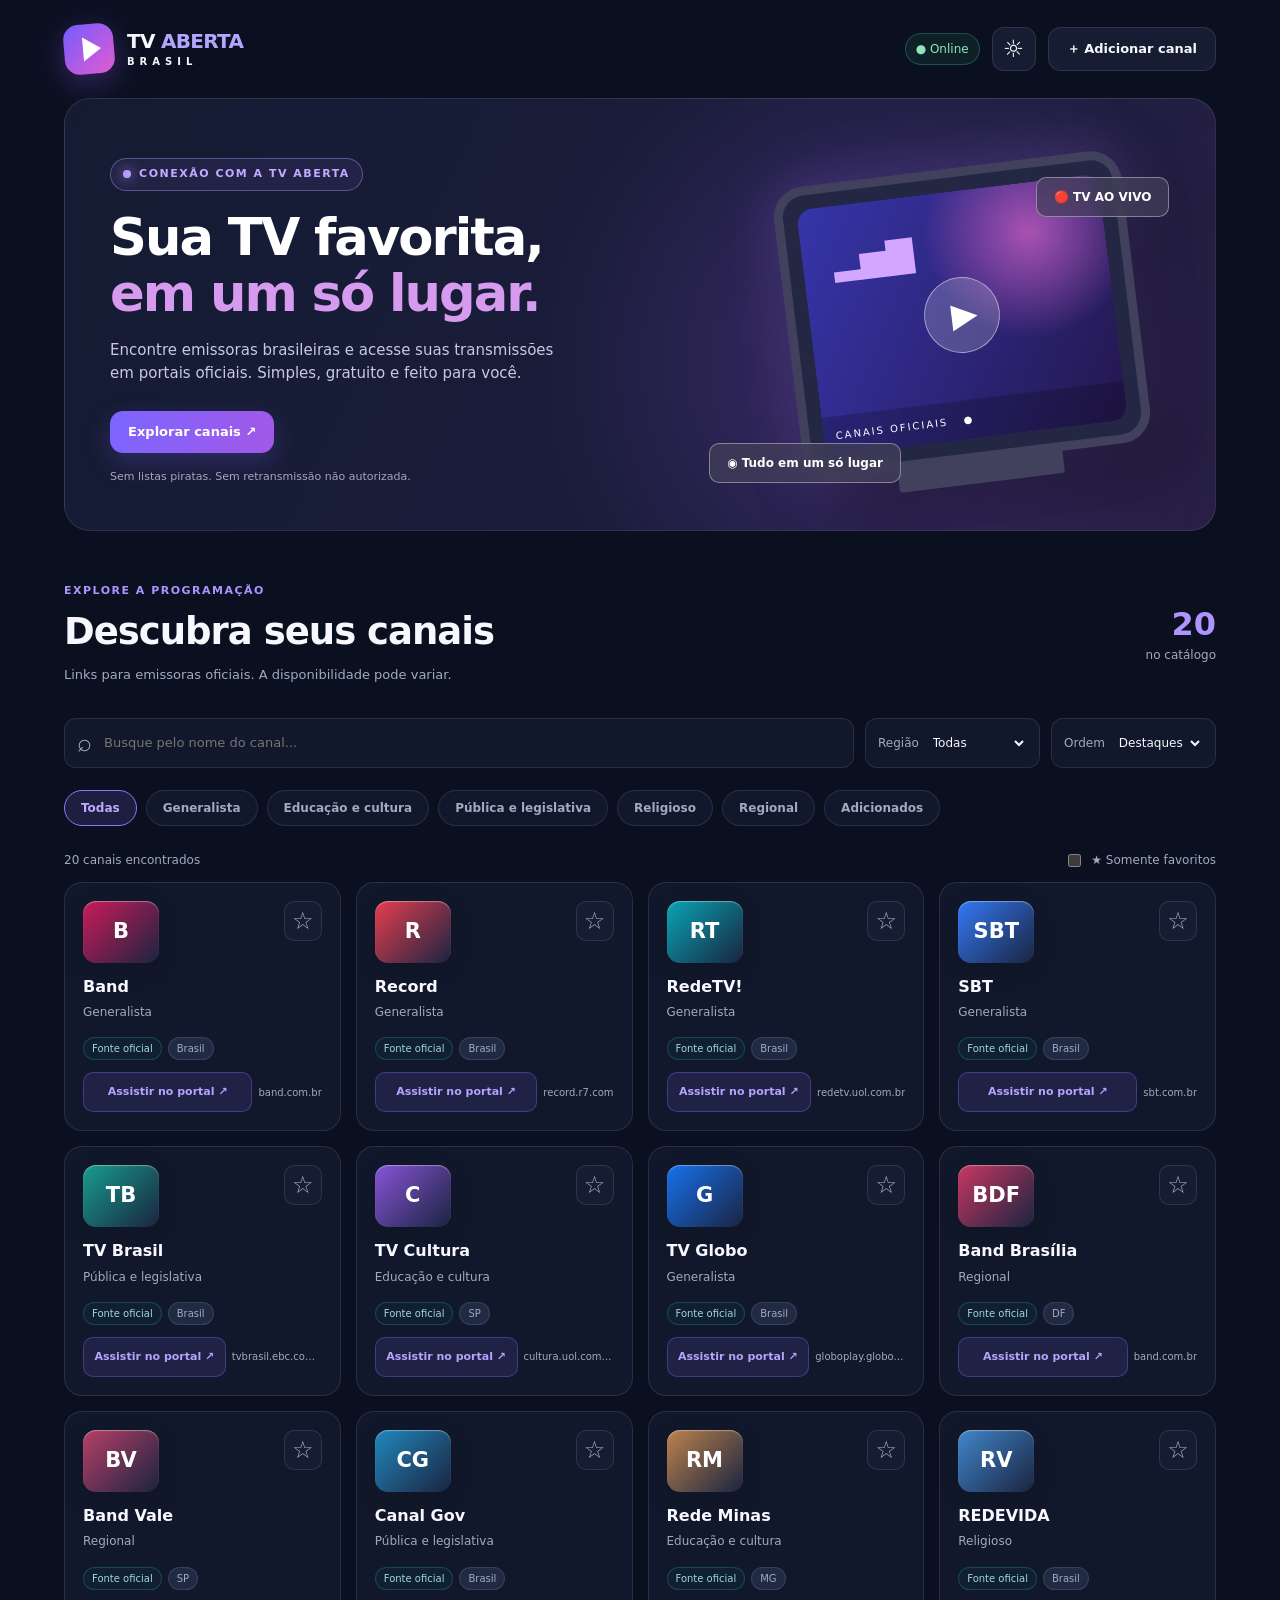
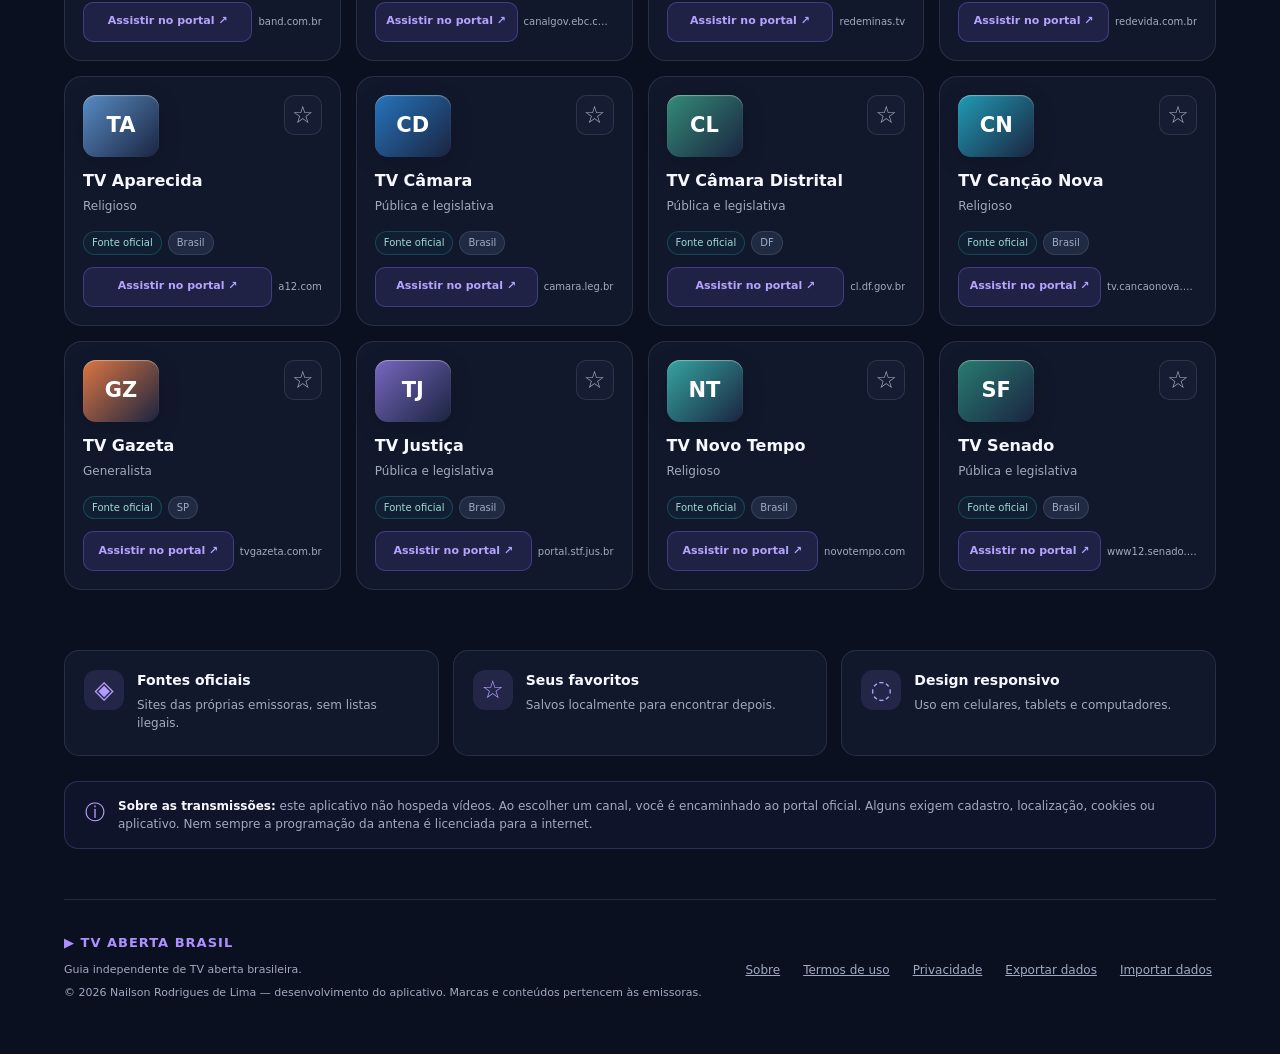
<file: index.html>
<!doctype html>
<html lang="pt-BR"><head><meta charset="utf-8"><meta name="viewport" content="width=device-width,initial-scale=1,viewport-fit=cover"><meta name="theme-color" content="#10152a"><meta name="description" content="Emissoras de TV aberta do Brasil: encontre canais e acesse sites oficiais, sem assinatura do app."><meta name="referrer" content="strict-origin-when-cross-origin"><title>TV Aberta Brasil | Em um só lugar</title><link rel="icon" type="image/svg+xml" href="assets/icon.svg"><link rel="manifest" href="manifest.webmanifest"><link rel="stylesheet" href="styles.css"></head>
<body><a class="skip" href="#canais">Pular para os canais</a><div class="site-wrap">
<header class="topbar"><a class="brand" href="#inicio" aria-label="TV Aberta Brasil, início"><span class="brand-mark"><span class="brand-play"></span></span><span class="brand-type">TV <strong>ABERTA</strong><small>BRASIL</small></span></a><div class="header-actions"><span id="onlineStatus" role="status" class="online-indicator">● Online</span><button id="themeButton" class="icon-button" aria-label="Alternar tema" type="button">☼</button><button id="addTopButton" class="secondary-button add-top" type="button">＋ Adicionar canal</button></div></header>
<main id="inicio"><section class="hero" aria-labelledby="heroTitle"><div class="hero-copy"><span class="eyebrow"><span class="pulse-dot"></span> CONEXÃO COM A TV ABERTA</span><h1 id="heroTitle">Sua TV favorita,<br><span>em um só lugar.</span></h1><p>Encontre emissoras brasileiras e acesse suas transmissões em portais oficiais. Simples, gratuito e feito para você.</p><a class="primary-button" href="#canais">Explorar canais ↗</a><p class="hero-fine">Sem listas piratas. Sem retransmissão não autorizada.</p></div><div class="hero-art" aria-hidden="true"><span class="floating-tag top-tag">🔴 TV AO VIVO</span><div class="screen-outer"><div class="screen-inner"><div class="signal-waves">▂▅▇</div><span class="screen-play">▶</span><span class="screen-bottom">CANAIS OFICIAIS &nbsp; ●</span></div></div><span class="floating-tag lower-tag">◉ Tudo em um só lugar</span></div></section>
<section class="section catalog" id="canais" aria-labelledby="catalogTitle"><div class="section-head"><div><p class="kicker">EXPLORE A PROGRAMAÇÃO</p><h2 id="catalogTitle">Descubra seus canais</h2><p class="muted">Links para emissoras oficiais. A disponibilidade pode variar.</p></div><div class="count-badge"><strong id="channelCount">0</strong><span>no catálogo</span></div></div>
<div class="filters"><label class="search-wrapper">⌕ <input id="searchInput" aria-label="Buscar canal" type="search" placeholder="Busque pelo nome do canal..." autocomplete="off"></label><label class="select-wrap">Região <select id="stateSelect"><option value="all">Todas</option></select></label><label class="select-wrap">Ordem <select id="sortSelect"><option value="featured">Destaques</option><option value="az">A–Z</option></select></label></div>
<div class="chip-scroll" role="group" aria-label="Filtrar por categoria" id="categoryChips"></div><div class="under-filters"><p id="resultsText" aria-live="polite"></p><label class="favorite-filter"><input id="favoriteOnly" type="checkbox"> ★ Somente favoritos</label></div><div class="channel-grid" id="channelGrid" aria-live="polite"></div><div id="emptyState" class="empty-state" hidden><span>⌕</span><h3>Nenhum canal encontrado</h3><p>Tente outra busca ou selecione outro filtro.</p><button id="clearFilters" class="secondary-button" type="button">Limpar filtros</button></div></section>
<div class="feature-row"><div class="feature"><div class="feature-icon">◈</div><div><h3>Fontes oficiais</h3><p>Sites das próprias emissoras, sem listas ilegais.</p></div></div><div class="feature"><div class="feature-icon">☆</div><div><h3>Seus favoritos</h3><p>Salvos localmente para encontrar depois.</p></div></div><div class="feature"><div class="feature-icon">◌</div><div><h3>Design responsivo</h3><p>Uso em celulares, tablets e computadores.</p></div></div></div>
<aside class="disclosure"><span class="notice-icon">ⓘ</span><p><strong>Sobre as transmissões:</strong> este aplicativo não hospeda vídeos. Ao escolher um canal, você é encaminhado ao portal oficial. Alguns exigem cadastro, localização, cookies ou aplicativo. Nem sempre a programação da antena é licenciada para a internet.</p></aside></main>
<footer class="footer"><div><span class="footer-brand">▶ TV ABERTA BRASIL</span><p>Guia independente de TV aberta brasileira.</p><p>© 2026 Nailson Rodrigues de Lima — desenvolvimento do aplicativo. Marcas e conteúdos pertencem às emissoras.</p></div><nav class="footer-links" aria-label="Links do rodapé"><button data-info="about">Sobre</button><button data-info="terms">Termos de uso</button><button data-info="privacy">Privacidade</button><button id="exportButton">Exportar dados</button><button id="importButton">Importar dados</button><input id="importFile" type="file" accept="application/json,.json" hidden></nav></footer></div>
<button id="mobileAddButton" class="mobile-add" aria-label="Adicionar canal" type="button">＋</button><div id="toast" class="toast" role="status" aria-live="polite" hidden></div>
<dialog id="channelDialog" class="app-dialog"><div class="dialog-body"><button id="channelClose" class="close" aria-label="Fechar" type="button">×</button><div id="detailLogo" class="dialog-channel-logo"></div><p class="kicker">TRANSMISSÃO OFICIAL</p><h2 id="detailTitle"></h2><p id="detailDescription"></p><div class="detail-meta"><span id="detailRegion"></span><span id="detailAccess"></span></div><div class="detail-note">O aplicativo não retransmite o sinal. A transmissão será aberta no site da emissora.</div><a id="officialLink" class="primary-button button-full" href="#" target="_blank" rel="noopener noreferrer">Abrir transmissão oficial ↗</a><button id="detailFavorite" class="secondary-button button-full" type="button">☆ Salvar nos favoritos</button><button id="removeCustom" class="text-button button-full" type="button" hidden>Excluir canal adicionado</button></div></dialog>
<dialog id="addDialog" class="app-dialog"><form id="addForm" class="dialog-body"><button class="close" id="addClose" aria-label="Fechar" type="button">×</button><p class="kicker">PERSONALIZE SEU CATÁLOGO</p><h2>Adicionar emissora</h2><p class="muted">Cadastre um endereço oficial que conheça. Esse item ficará salvo apenas neste aparelho e não será verificado pelo aplicativo.</p><label class="form-field">Nome da emissora<input id="customName" name="name" required maxlength="60" placeholder="Ex.: TV da minha cidade"></label><label class="form-field">URL HTTPS oficial<input id="customUrl" type="url" name="url" required maxlength="300" placeholder="https://site-da-emissora..." inputmode="url"></label><label class="form-field">UF / alcance<select id="customRegion" name="region"><option value="BR">Nacional / não especificado</option></select></label><label class="checkbox-row"><input type="checkbox" required> Confirmo que este é o endereço da emissora ou plataforma autorizada.</label><p id="addError" class="error" role="alert" hidden></p><button class="primary-button button-full" type="submit">Salvar canal</button></form></dialog>
<dialog id="infoDialog" class="app-dialog"><div class="dialog-body info-dialog"><button id="infoClose" class="close" aria-label="Fechar" type="button">×</button><h2 id="infoTitle"></h2><div id="infoText"></div></div></dialog>
<script src="catalog.js"></script><script src="app.js"></script></body></html>
</file>
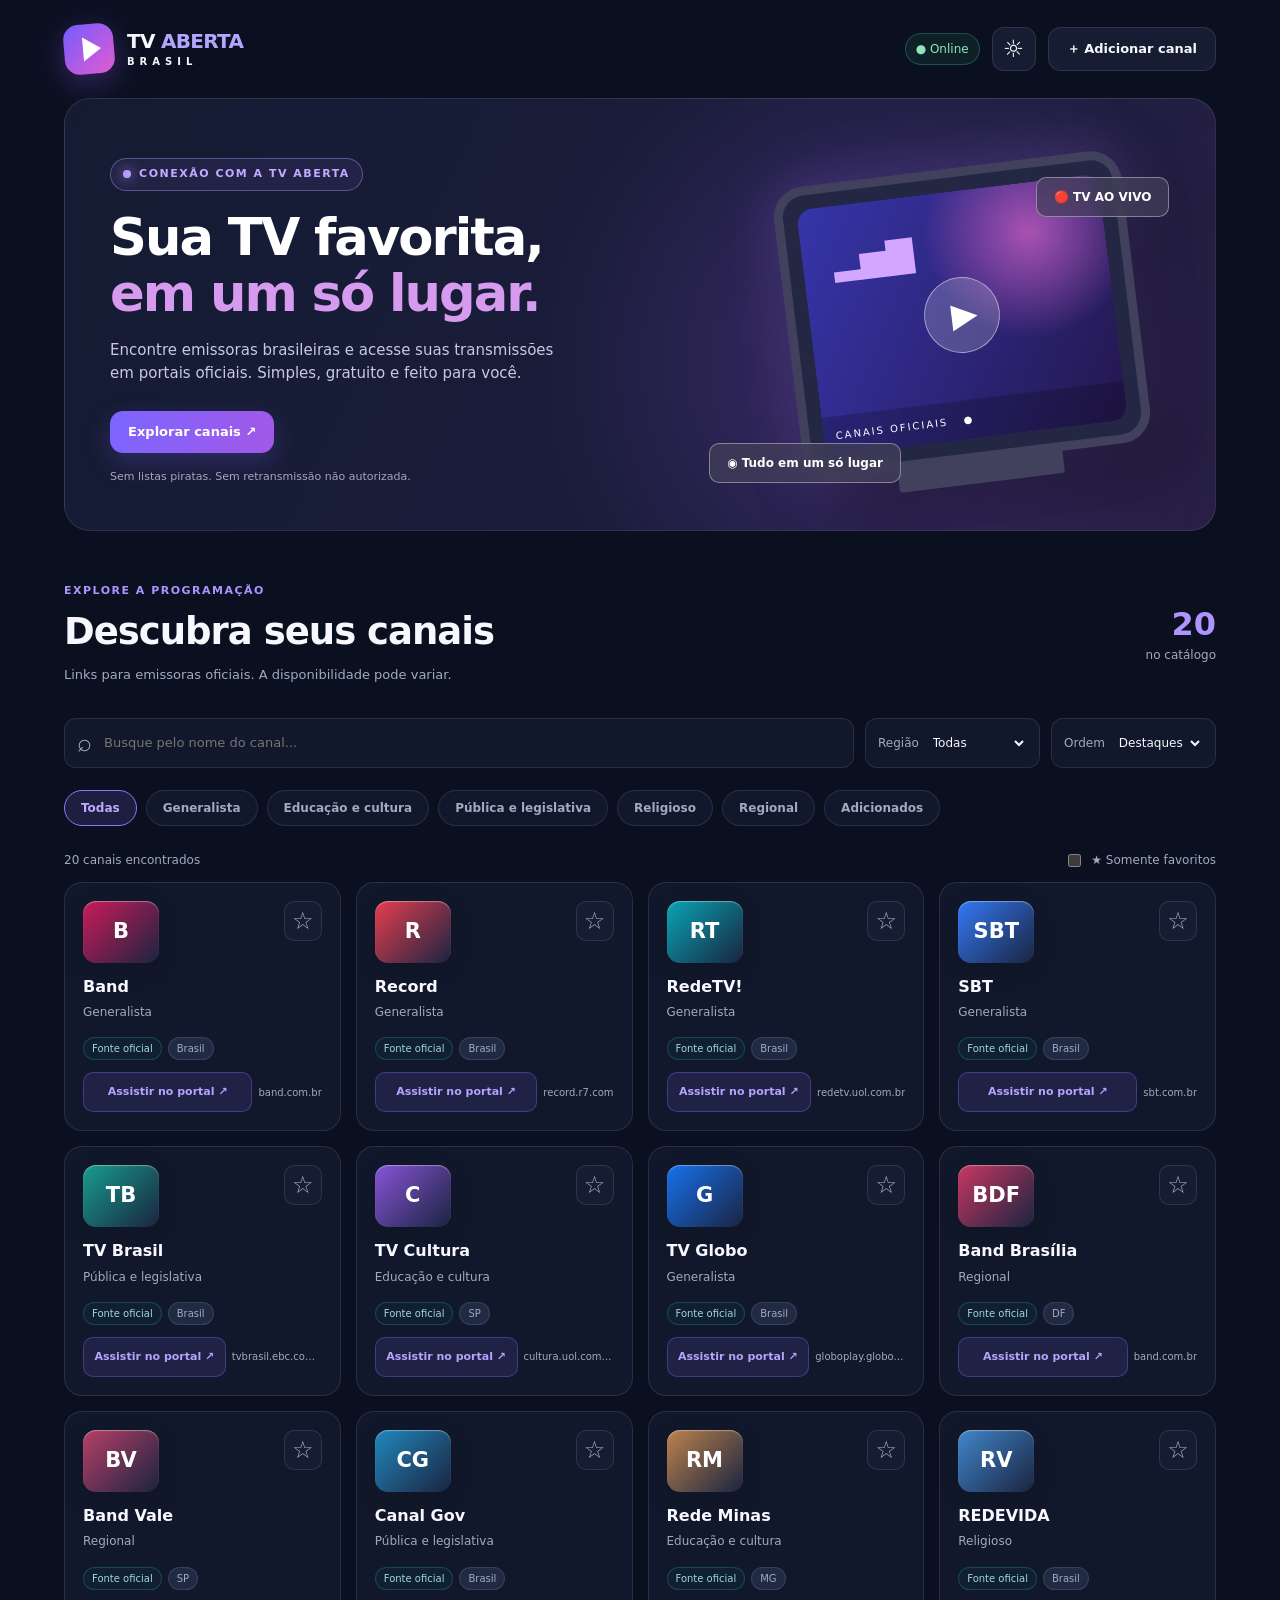
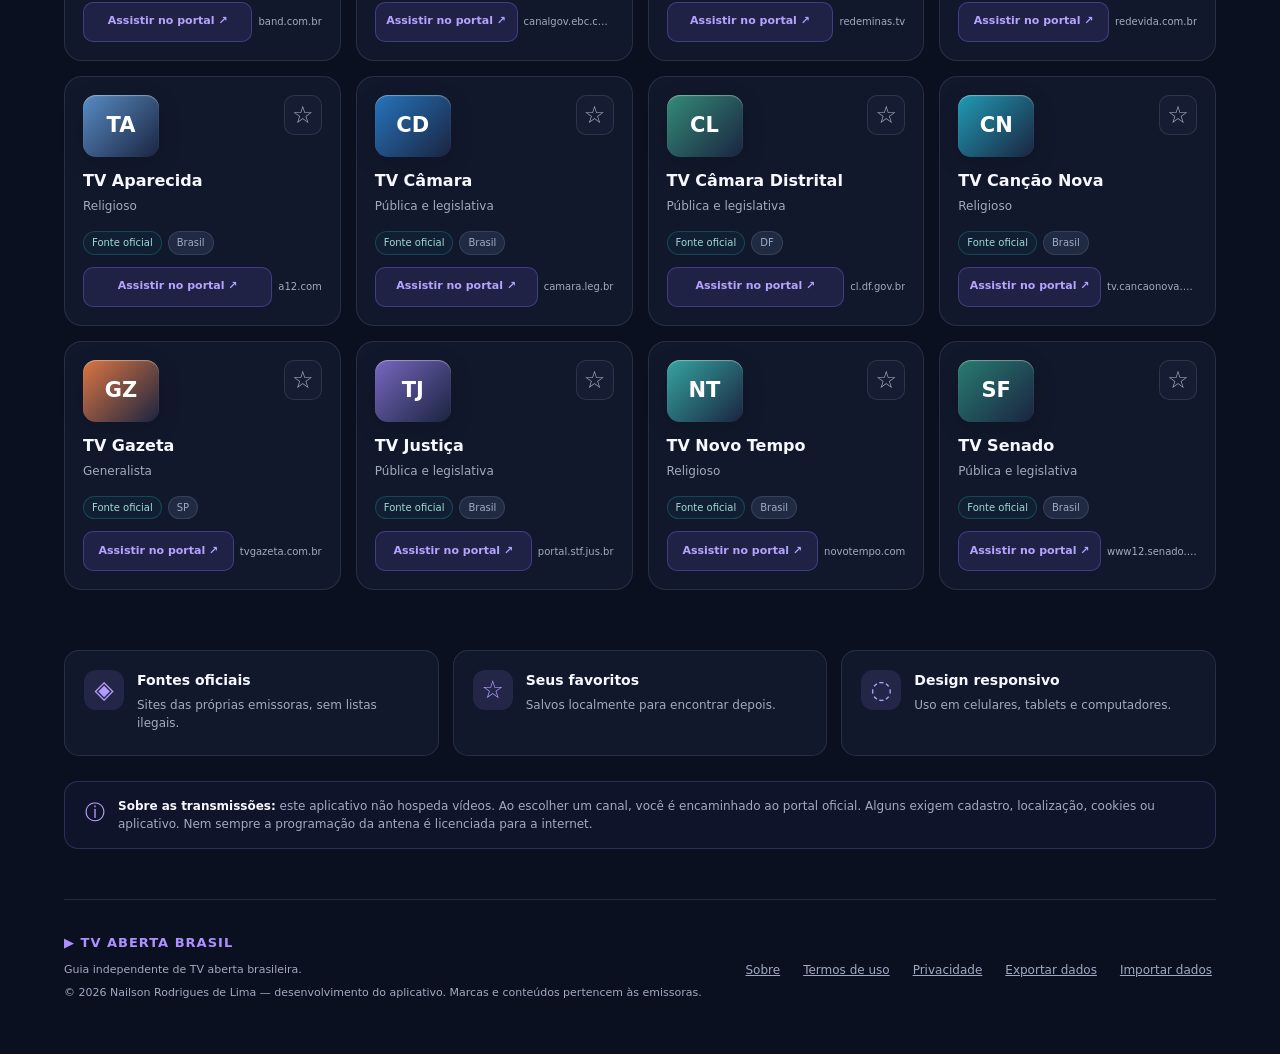
<file: TV_Aberta_Brasil_Standalone.html>
<!doctype html>
<html lang="pt-BR"><head><meta charset="utf-8"><meta name="viewport" content="width=device-width,initial-scale=1,viewport-fit=cover"><meta name="theme-color" content="#10152a"><meta name="description" content="Emissoras de TV aberta do Brasil: encontre canais e acesse sites oficiais, sem assinatura do app."><meta name="referrer" content="strict-origin-when-cross-origin"><title>TV Aberta Brasil | Em um só lugar</title><link rel="icon" type="image/svg+xml" href="[data-uri]"><style>
:root{color-scheme:dark;--bg:#0b1020;--surface:#11182b;--surface2:#161d32;--text:#f7f8fe;--muted:#a0aac0;--line:#e6edff1c;--pill:#202b43;--shadow:0 18px 60px #0004;font-family:system-ui,-apple-system,'Segoe UI',sans-serif}
:root[data-theme=light]{color-scheme:light;--bg:#f6f7fc;--surface:#fff;--surface2:#f1f2f9;--text:#20253b;--muted:#6b7286;--line:#dfe3ef;--pill:#eef0fa;--shadow:0 15px 45px #16133613}
*{box-sizing:border-box}html{scroll-behavior:smooth}body{margin:0;background:var(--bg);color:var(--text);line-height:1.52}button,input,select{font:inherit}button{cursor:pointer}button,input,select{min-height:40px}button:focus-visible,input:focus-visible,select:focus-visible,a:focus-visible{outline:3px solid #d7bfff;outline-offset:3px}a{color:inherit;text-decoration:none}.skip{position:absolute;top:-70px;left:10px;padding:10px;background:white;color:black;z-index:99}.skip:focus{top:10px}.site-wrap{max-width:1400px;padding:0 5%;margin:auto}.topbar{min-height:98px;display:flex;align-items:center;justify-content:space-between;gap:16px}.brand{display:flex;align-items:center;gap:13px}.brand-mark{width:50px;height:50px;display:grid;place-items:center;border-radius:15px;background:linear-gradient(140deg,#745cff,#e15bd0);box-shadow:0 8px 30px #9654f755;transform:rotate(-5deg)}.brand-play{width:0;height:0;border-top:12px solid transparent;border-bottom:12px solid transparent;border-left:18px solid white;transform:translateX(3px)}.brand-type{font-size:20px;font-weight:800;line-height:1.05;letter-spacing:-.7px}.brand-type strong{color:#b5a5ff}.brand-type small{display:block;font-size:10px;letter-spacing:5px;margin-top:5px}.header-actions{display:flex;align-items:center;gap:12px}.online-indicator{color:#91e4bc;background:#226b4b30;border:1px solid #6de5a63c;padding:6px 10px;border-radius:30px;font-size:12px}.online-indicator.offline{color:#f1c87f}.icon-button{border:1px solid var(--line);background:var(--surface2);border-radius:12px;color:var(--text);font-size:24px;height:44px;width:44px}.secondary-button,.primary-button{border:1px solid var(--line);display:inline-flex;align-items:center;justify-content:center;gap:10px;border-radius:13px;padding:11px 18px;font-weight:750;font-size:13px;transition:transform .2s}.primary-button{border:0;color:#fff;background:linear-gradient(110deg,#7b66ff,#a258e7);box-shadow:0 9px 26px #735ae844}.secondary-button{background:var(--surface2);color:var(--text)}.primary-button:hover,.secondary-button:hover,.icon-button:hover{transform:translateY(-2px)}.hero{background:radial-gradient(circle at 71% 60%,#7140b560,transparent 40%),linear-gradient(115deg,#141b32,#1b1d3c 67%,#2a2047);border:1px solid #ffffff19;border-radius:26px;min-height:410px;overflow:hidden;position:relative;display:grid;grid-template-columns:56% 44%}.hero-copy{position:relative;z-index:2;padding:59px 0 45px 7%}.eyebrow,.kicker{font-size:11px;letter-spacing:1.5px;font-weight:800;color:#c3abff}.eyebrow{display:inline-flex;align-items:center;gap:8px;padding:7px 12px;border:1px solid #bba9ff60;background:#7556bb21;border-radius:30px}.pulse-dot{width:8px;height:8px;border-radius:100%;background:#b49dff;box-shadow:0 0 13px #af91ff}.hero h1{font-size:clamp(35px,4vw,60px);line-height:1.1;letter-spacing:-2px;margin:18px 0;color:#fff}.hero h1 span{color:#d69bef}.hero-copy>p:not(.hero-fine){max-width:450px;color:#c9c8e0;font-size:15px;margin-bottom:26px}.hero-fine{font-size:11px;color:#a8a5bf;margin:16px 0 0}.hero-art{position:relative;display:grid;place-items:center}.screen-outer{width:min(78%,350px);aspect-ratio:1.19;position:relative;transform:rotate(-7deg);padding:14px;background:#232744;border:9px solid #42415d;border-radius:31px;box-shadow:23px 33px 70px #0007,0 0 60px #9e79ff50}.screen-outer:after{content:"";height:26px;width:50%;position:absolute;bottom:-31px;left:25%;background:#42415d;border-radius:3px}.screen-inner{height:100%;background:radial-gradient(circle at 75% 20%,#a952b3,transparent 35%),linear-gradient(120deg,#3635aa,#24174e);border-radius:16px;display:grid;place-items:center;position:relative;overflow:hidden}.signal-waves{position:absolute;top:12%;left:10%;color:#d3a7ff;font-size:35px}.screen-play{display:grid;place-items:center;border-radius:50%;height:76px;width:76px;background:#ffffff30;border:1px solid #ffffff75;color:white;font-size:34px;padding-left:5px}.screen-bottom{position:absolute;bottom:0;left:0;right:0;padding:12px;background:#0003;font-size:10px;letter-spacing:2px;color:white}.floating-tag{position:absolute;z-index:2;padding:10px 17px;background:#44405aba;border:1px solid #ffffff60;color:white;backdrop-filter:blur(8px);border-radius:10px;font-size:12px;font-weight:800}.top-tag{top:18%;right:9%}.lower-tag{bottom:11%;left:0}.section{margin-top:52px}.section-head{display:flex;justify-content:space-between;align-items:center;gap:16px}.section-head h2{font-size:clamp(25px,3vw,37px);letter-spacing:-1px;margin:4px 0}.kicker{margin:0;color:#ac94ff}.muted{color:var(--muted);font-size:13px;margin:5px 0}.count-badge{text-align:right}.count-badge strong{display:block;color:#ad94ff;font-size:32px;line-height:1.1}.count-badge span{font-size:12px;color:var(--muted)}.filters{display:grid;grid-template-columns:1fr 175px 165px;gap:11px;margin-top:28px}.search-wrapper,.select-wrap{min-height:50px;display:flex;align-items:center;gap:10px;padding:0 12px;border:1px solid var(--line);border-radius:12px;background:var(--surface);color:var(--muted);font-size:12px}.search-wrapper{font-size:25px}.search-wrapper input{width:100%;font-size:13px;border:0;outline:0;background:none;color:var(--text)}.select-wrap select{width:100%;color:var(--text);background:var(--surface);border:0;min-width:0;font-size:12px}.chip-scroll{display:flex;gap:9px;overflow:auto;padding:22px 0 13px;scrollbar-width:thin}.chip{flex-shrink:0;background:var(--surface);color:var(--muted);border:1px solid var(--line);padding:8px 16px;border-radius:24px;min-height:36px;font-weight:700;font-size:12px}.chip[aria-pressed=true]{background:#8b75ff24;color:#bfaaff;border-color:#8b78ff}.under-filters{display:flex;justify-content:space-between;align-items:center;gap:14px;font-size:12px;color:var(--muted)}.favorite-filter{display:flex;gap:7px;white-space:nowrap;align-items:center}.favorite-filter input{min-height:0;accent-color:#7869fa}.channel-grid{display:grid;grid-template-columns:repeat(4,minmax(0,1fr));gap:15px}.channel-card{display:flex;flex-direction:column;gap:12px;min-height:240px;padding:18px;background:var(--surface);border:1px solid var(--line);border-radius:18px;transition:transform .2s,box-shadow .2s}.channel-card:hover{transform:translateY(-3px);box-shadow:var(--shadow)}.card-top{display:flex;justify-content:space-between}.logo-tile{height:62px;width:76px;display:grid;place-items:center;color:#fff;font-size:21px;font-weight:900;border-radius:13px;box-shadow:inset 0 1px 1px #ffffff60,0 6px 25px #0002}.fav-button{border:1px solid var(--line);width:38px;height:38px;background:var(--surface2);color:var(--muted);border-radius:10px;font-size:24px;line-height:1}.fav-button[aria-pressed=true]{color:#eac767;background:#c59b1522}.channel-card h3{margin:0;font-size:16px}.card-subtitle{color:var(--muted);font-size:12px;margin:4px 0}.card-tags{display:flex;gap:6px;flex-wrap:wrap}.card-tag{font-size:10px;color:#9dd9d8;background:#00b4c40d;border:1px solid #26b2b244;border-radius:20px;padding:3px 8px}.card-tag.region{color:var(--muted);border-color:var(--line);background:var(--pill)}.card-tag.custom{color:#dcc3a0;border-color:#aa865244}.card-footer{display:flex;justify-content:space-between;align-items:center;gap:6px;margin-top:auto}.card-footer .watch{flex:1;border-radius:10px;background:#8465f820;border:1px solid #886fff55;padding:10px;color:#b5a4ff;font-size:11px;font-weight:800}.domain{font-size:10px;max-width:90px;overflow:hidden;text-overflow:ellipsis;white-space:nowrap;color:var(--muted)}.empty-state{text-align:center;border:1px dashed var(--line);border-radius:16px;margin-top:20px;padding:35px}.empty-state span{font-size:40px;color:#ac92ff}.feature-row{display:grid;grid-template-columns:repeat(3,1fr);gap:14px;margin-top:60px}.feature{display:flex;gap:13px;background:var(--surface);border:1px solid var(--line);padding:19px;border-radius:15px}.feature-icon{width:40px;height:40px;flex:0 0 40px;display:grid;place-items:center;background:#9b83fc22;border-radius:12px;color:#b49cff;font-size:25px}.feature h3{font-size:14px;margin:0}.feature p{font-size:12px;color:var(--muted);margin:4px 0}.disclosure{display:flex;gap:13px;border-radius:14px;background:#876dff0c;border:1px solid #9e87e638;padding:15px 20px;margin:25px 0 50px;color:var(--muted);font-size:12px}.disclosure p{margin:0}.disclosure strong{color:var(--text)}.notice-icon{color:#bda5ff;font-size:20px}.footer{display:flex;justify-content:space-between;gap:30px;padding:30px 0 45px;border-top:1px solid var(--line);color:var(--muted)}.footer-brand{font-size:13px;font-weight:900;letter-spacing:1px;color:#ac91ff}.footer p{font-size:11px;margin:7px 0}.footer-links{display:flex;gap:7px 15px;flex-wrap:wrap;align-content:center;justify-content:flex-end}.footer-links button,.text-button{border:0;background:none;color:var(--muted);text-decoration:underline;font-size:12px;padding:4px}.mobile-add{display:none}.toast{position:fixed;z-index:120;bottom:20px;left:50%;transform:translateX(-50%);min-width:220px;background:#39415b;color:#fff;border-radius:12px;padding:12px 20px;font-size:12px;text-align:center;box-shadow:0 10px 40px #0006}.app-dialog{color:var(--text);background:var(--surface);border:1px solid var(--line);border-radius:21px;padding:0;width:min(94vw,480px);max-height:90dvh;box-shadow:0 25px 90px #0009}.app-dialog::backdrop{background:#070818c9;backdrop-filter:blur(5px)}.dialog-body{position:relative;max-height:88dvh;overflow:auto;padding:32px}.close{position:absolute;top:14px;right:17px;display:grid;place-items:center;border:0;background:var(--pill);color:var(--text);width:33px;height:33px;min-height:33px;font-size:25px;border-radius:9px}.dialog-body h2{font-size:25px;letter-spacing:-.7px;margin:4px 0 12px}.dialog-body p{color:var(--muted);font-size:13px}.dialog-channel-logo{width:75px;height:68px;display:grid;place-items:center;border-radius:13px;color:#fff;font-size:22px;font-weight:900;margin:0 0 22px}.detail-meta{display:flex;gap:8px;flex-wrap:wrap;margin:20px 0}.detail-meta span{background:var(--pill);color:var(--muted);border-radius:30px;padding:6px 9px;font-size:11px}.detail-note{border-radius:11px;border:1px solid #9e8bff44;background:#8666f61b;color:var(--muted);padding:12px;font-size:12px;margin:14px 0}.button-full{display:flex;width:100%;margin-top:9px}.form-field{display:flex;flex-direction:column;font-size:12px;font-weight:700;gap:7px;margin-top:17px}.form-field input,.form-field select{width:100%;padding:11px;border:1px solid var(--line);background:var(--surface2);color:var(--text);border-radius:9px}.checkbox-row{font-size:12px;color:var(--muted);display:flex;gap:8px;align-items:flex-start;margin-top:20px}.checkbox-row input{min-height:0}.error{color:#ff8b8b!important}
@media(max-width:1100px){.channel-grid{grid-template-columns:repeat(3,minmax(0,1fr))}.screen-outer{width:76%}}
@media(max-width:810px){.site-wrap{padding:0 4%}.hero{grid-template-columns:1fr;min-height:345px}.hero-copy{padding:45px 7%}.hero-art{display:none}.channel-grid{grid-template-columns:repeat(2,minmax(0,1fr))}.filters{grid-template-columns:1fr 1fr}.search-wrapper{grid-column:1/-1}.feature-row{grid-template-columns:1fr}.footer{flex-direction:column}.footer-links{justify-content:flex-start}.add-top{display:none}.mobile-add{display:grid;place-items:center;position:fixed;right:18px;bottom:22px;width:54px;height:54px;border-radius:17px;background:linear-gradient(130deg,#7768ff,#b15ade);border:0;color:#fff;font-size:31px;box-shadow:0 12px 28px #3923bbaa;z-index:20}}
@media(max-width:480px){.topbar{min-height:77px}.brand-mark{height:41px;width:41px}.brand-type{font-size:15px}.brand-type small{font-size:9px;letter-spacing:3.5px}.header-actions{gap:6px}.online-indicator{font-size:10px;padding:5px 7px}.hero{border-radius:18px;min-height:330px}.hero-copy{padding:35px 7%}.hero h1{font-size:37px}.hero-copy>p:not(.hero-fine){font-size:13px}.section{margin-top:36px}.section-head h2{font-size:25px}.count-badge strong{font-size:25px}.count-badge span{font-size:10px}.channel-grid{gap:10px}.channel-card{padding:12px;min-height:220px;gap:10px;border-radius:13px}.logo-tile{height:51px;width:60px;font-size:18px}.fav-button{height:33px;min-height:33px;width:33px;font-size:19px}.channel-card h3{font-size:14px}.domain{display:none}.feature-row{margin-top:42px}.footer{padding-bottom:85px}.dialog-body{padding:28px 20px}.under-filters{align-items:flex-start}}
@media(prefers-reduced-motion:reduce){*,*::before,*::after{transition:none!important;scroll-behavior:auto!important}}
[hidden]{display:none!important}

</style></head>
<body><a class="skip" href="#canais">Pular para os canais</a><div class="site-wrap">
<header class="topbar"><a class="brand" href="#inicio" aria-label="TV Aberta Brasil, início"><span class="brand-mark"><span class="brand-play"></span></span><span class="brand-type">TV <strong>ABERTA</strong><small>BRASIL</small></span></a><div class="header-actions"><span id="onlineStatus" role="status" class="online-indicator">● Online</span><button id="themeButton" class="icon-button" aria-label="Alternar tema" type="button">☼</button><button id="addTopButton" class="secondary-button add-top" type="button">＋ Adicionar canal</button></div></header>
<main id="inicio"><section class="hero" aria-labelledby="heroTitle"><div class="hero-copy"><span class="eyebrow"><span class="pulse-dot"></span> CONEXÃO COM A TV ABERTA</span><h1 id="heroTitle">Sua TV favorita,<br><span>em um só lugar.</span></h1><p>Encontre emissoras brasileiras e acesse suas transmissões em portais oficiais. Simples, gratuito e feito para você.</p><a class="primary-button" href="#canais">Explorar canais ↗</a><p class="hero-fine">Sem listas piratas. Sem retransmissão não autorizada.</p></div><div class="hero-art" aria-hidden="true"><span class="floating-tag top-tag">🔴 TV AO VIVO</span><div class="screen-outer"><div class="screen-inner"><div class="signal-waves">▂▅▇</div><span class="screen-play">▶</span><span class="screen-bottom">CANAIS OFICIAIS &nbsp; ●</span></div></div><span class="floating-tag lower-tag">◉ Tudo em um só lugar</span></div></section>
<section class="section catalog" id="canais" aria-labelledby="catalogTitle"><div class="section-head"><div><p class="kicker">EXPLORE A PROGRAMAÇÃO</p><h2 id="catalogTitle">Descubra seus canais</h2><p class="muted">Links para emissoras oficiais. A disponibilidade pode variar.</p></div><div class="count-badge"><strong id="channelCount">0</strong><span>no catálogo</span></div></div>
<div class="filters"><label class="search-wrapper">⌕ <input id="searchInput" aria-label="Buscar canal" type="search" placeholder="Busque pelo nome do canal..." autocomplete="off"></label><label class="select-wrap">Região <select id="stateSelect"><option value="all">Todas</option></select></label><label class="select-wrap">Ordem <select id="sortSelect"><option value="featured">Destaques</option><option value="az">A–Z</option></select></label></div>
<div class="chip-scroll" role="group" aria-label="Filtrar por categoria" id="categoryChips"></div><div class="under-filters"><p id="resultsText" aria-live="polite"></p><label class="favorite-filter"><input id="favoriteOnly" type="checkbox"> ★ Somente favoritos</label></div><div class="channel-grid" id="channelGrid" aria-live="polite"></div><div id="emptyState" class="empty-state" hidden><span>⌕</span><h3>Nenhum canal encontrado</h3><p>Tente outra busca ou selecione outro filtro.</p><button id="clearFilters" class="secondary-button" type="button">Limpar filtros</button></div></section>
<div class="feature-row"><div class="feature"><div class="feature-icon">◈</div><div><h3>Fontes oficiais</h3><p>Sites das próprias emissoras, sem listas ilegais.</p></div></div><div class="feature"><div class="feature-icon">☆</div><div><h3>Seus favoritos</h3><p>Salvos localmente para encontrar depois.</p></div></div><div class="feature"><div class="feature-icon">◌</div><div><h3>Design responsivo</h3><p>Uso em celulares, tablets e computadores.</p></div></div></div>
<aside class="disclosure"><span class="notice-icon">ⓘ</span><p><strong>Sobre as transmissões:</strong> este aplicativo não hospeda vídeos. Ao escolher um canal, você é encaminhado ao portal oficial. Alguns exigem cadastro, localização, cookies ou aplicativo. Nem sempre a programação da antena é licenciada para a internet.</p></aside></main>
<footer class="footer"><div><span class="footer-brand">▶ TV ABERTA BRASIL</span><p>Guia independente de TV aberta brasileira.</p><p>© 2026 Nailson Rodrigues de Lima — desenvolvimento do aplicativo. Marcas e conteúdos pertencem às emissoras.</p></div><nav class="footer-links" aria-label="Links do rodapé"><button data-info="about">Sobre</button><button data-info="terms">Termos de uso</button><button data-info="privacy">Privacidade</button><button id="exportButton">Exportar dados</button><button id="importButton">Importar dados</button><input id="importFile" type="file" accept="application/json,.json" hidden></nav></footer></div>
<button id="mobileAddButton" class="mobile-add" aria-label="Adicionar canal" type="button">＋</button><div id="toast" class="toast" role="status" aria-live="polite" hidden></div>
<dialog id="channelDialog" class="app-dialog"><div class="dialog-body"><button id="channelClose" class="close" aria-label="Fechar" type="button">×</button><div id="detailLogo" class="dialog-channel-logo"></div><p class="kicker">TRANSMISSÃO OFICIAL</p><h2 id="detailTitle"></h2><p id="detailDescription"></p><div class="detail-meta"><span id="detailRegion"></span><span id="detailAccess"></span></div><div class="detail-note">O aplicativo não retransmite o sinal. A transmissão será aberta no site da emissora.</div><a id="officialLink" class="primary-button button-full" href="#" target="_blank" rel="noopener noreferrer">Abrir transmissão oficial ↗</a><button id="detailFavorite" class="secondary-button button-full" type="button">☆ Salvar nos favoritos</button><button id="removeCustom" class="text-button button-full" type="button" hidden>Excluir canal adicionado</button></div></dialog>
<dialog id="addDialog" class="app-dialog"><form id="addForm" class="dialog-body"><button class="close" id="addClose" aria-label="Fechar" type="button">×</button><p class="kicker">PERSONALIZE SEU CATÁLOGO</p><h2>Adicionar emissora</h2><p class="muted">Cadastre um endereço oficial que conheça. Esse item ficará salvo apenas neste aparelho e não será verificado pelo aplicativo.</p><label class="form-field">Nome da emissora<input id="customName" name="name" required maxlength="60" placeholder="Ex.: TV da minha cidade"></label><label class="form-field">URL HTTPS oficial<input id="customUrl" type="url" name="url" required maxlength="300" placeholder="https://site-da-emissora..." inputmode="url"></label><label class="form-field">UF / alcance<select id="customRegion" name="region"><option value="BR">Nacional / não especificado</option></select></label><label class="checkbox-row"><input type="checkbox" required> Confirmo que este é o endereço da emissora ou plataforma autorizada.</label><p id="addError" class="error" role="alert" hidden></p><button class="primary-button button-full" type="submit">Salvar canal</button></form></dialog>
<dialog id="infoDialog" class="app-dialog"><div class="dialog-body info-dialog"><button id="infoClose" class="close" aria-label="Fechar" type="button">×</button><h2 id="infoTitle"></h2><div id="infoText"></div></div></dialog>
<script>
/* TV Aberta Brasil — catálogo oficial, revisão documental 2026-10-15.
   O acesso à página oficial não garante vídeo ao vivo em todas as localidades. */
(function(root){
'use strict';
const channels=[
{id:'globo',name:'TV Globo',region:'BR',category:'Generalista',url:'https://globoplay.globo.com/tv-globo/ao-vivo/7832875/',note:'Sinal local via Globoplay. Conta gratuita e localização podem ser necessárias.',tone:'#1671ef',initials:'G',featured:true,access:'Conta/localização'},
{id:'sbt',name:'SBT',region:'BR',category:'Generalista',url:'https://www.sbt.com.br/ao-vivo',note:'Transmissão oficial na página Ao Vivo.',tone:'#3479f5',initials:'SBT',featured:true,access:'Portal oficial'},
{id:'band',name:'Band',region:'BR',category:'Generalista',url:'https://www.band.com.br/ao-vivo',note:'Página oficial com opções de sinal por praça.',tone:'#cb1b5a',initials:'B',featured:true,access:'Portal oficial'},
{id:'record',name:'Record',region:'BR',category:'Generalista',url:'https://record.r7.com/',note:'Transmissão ao vivo pelo RecordPlus em modalidade gratuita, sob regras do serviço.',tone:'#e53e50',initials:'R',featured:true,access:'Conta pode ser necessária'},
{id:'redetv',name:'RedeTV!',region:'BR',category:'Generalista',url:'https://www.redetv.uol.com.br/aovivo/',note:'Página oficial de transmissão ao vivo.',tone:'#08a5b5',initials:'RT',featured:true,access:'Portal oficial'},
{id:'cultura',name:'TV Cultura',region:'SP',category:'Educação e cultura',url:'https://cultura.uol.com.br/aovivo/',note:'Página oficial de transmissão ao vivo.',tone:'#8854d7',initials:'C',featured:true,access:'Portal oficial'},
{id:'tvbrasil',name:'TV Brasil',region:'BR',category:'Pública e legislativa',url:'https://tvbrasil.ebc.com.br/webtv/',note:'O sinal web pode suspender programas por restrições de direitos digitais.',tone:'#179d8d',initials:'TB',featured:true,access:'Programação parcial'},
{id:'camara',name:'TV Câmara',region:'BR',category:'Pública e legislativa',url:'https://www.camara.leg.br/tv/',note:'Sessões e programação legislativa no site da Câmara.',tone:'#2674bd',initials:'CD',featured:false,access:'Portal oficial'},
{id:'senado',name:'TV Senado',region:'BR',category:'Pública e legislativa',url:'https://www12.senado.leg.br/tv/',note:'Transmissões e sessões legislativas no portal do Senado.',tone:'#287c71',initials:'SF',featured:false,access:'Portal oficial'},
{id:'justica',name:'TV Justiça',region:'BR',category:'Pública e legislativa',url:'https://portal.stf.jus.br/comunicacao/',note:'Página de comunicação do STF com acesso à TV Justiça.',tone:'#7767bf',initials:'TJ',featured:false,access:'Acesso pelo STF'},
{id:'canalgov',name:'Canal Gov',region:'BR',category:'Pública e legislativa',url:'https://canalgov.ebc.com.br/ao-vivo',note:'Transmissão oficial do Poder Executivo.',tone:'#2188be',initials:'CG',featured:false,access:'Portal oficial'},
{id:'gazeta',name:'TV Gazeta',region:'SP',category:'Generalista',url:'https://www.tvgazeta.com.br/aovivo/',note:'Transmissão online oficial da TV Gazeta.',tone:'#dc7642',initials:'GZ',featured:false,access:'Portal oficial'},
{id:'redevida',name:'REDEVIDA',region:'BR',category:'Religioso',url:'https://www.redevida.com.br/ao-vivo/',note:'Programação ao vivo pelo portal oficial.',tone:'#4187cb',initials:'RV',featured:false,access:'Portal oficial'},
{id:'cancaonova',name:'TV Canção Nova',region:'BR',category:'Religioso',url:'https://tv.cancaonova.com/TV-AO-VIVO/',note:'Transmissão oficial com player alternativo.',tone:'#219bb5',initials:'CN',featured:false,access:'Portal oficial'},
{id:'aparecida',name:'TV Aparecida',region:'BR',category:'Religioso',url:'https://www.a12.com/tv',note:'A emissora oferece acesso ao vivo e proíbe retransmissão sem autorização.',tone:'#588cc4',initials:'TA',featured:false,access:'Portal oficial'},
{id:'novotempo',name:'TV Novo Tempo',region:'BR',category:'Religioso',url:'https://www.novotempo.com/',note:'A página inicial tem acesso ao sinal da TV Novo Tempo.',tone:'#35a5a0',initials:'NT',featured:false,access:'Portal oficial'},
{id:'banddf',name:'Band Brasília',region:'DF',category:'Regional',url:'https://www.band.com.br/ao-vivo/band-brasilia',note:'Transmissão regional de Brasília e entorno.',tone:'#c93762',initials:'BDF',featured:false,access:'Portal oficial'},
{id:'bandvale',name:'Band Vale',region:'SP',category:'Regional',url:'https://www.band.com.br/ao-vivo/band-vale',note:'Transmissão regional do Vale do Paraíba.',tone:'#b73f67',initials:'BV',featured:false,access:'Portal oficial'},
{id:'camaradf',name:'TV Câmara Distrital',region:'DF',category:'Pública e legislativa',url:'https://www.cl.df.gov.br/web/tv-camara-distrital',note:'Canal da Câmara Legislativa do DF, com acesso a transmissões oficiais.',tone:'#348b78',initials:'CL',featured:false,access:'Link para transmissão'},
{id:'redeminas',name:'Rede Minas',region:'MG',category:'Educação e cultura',url:'https://redeminas.tv/',note:'Página institucional com informações de sintonização; sinal web não confirmado.',tone:'#bc834d',initials:'RM',featured:false,access:'Portal / verificar sinal'}
];
const validOfficial=value=>{try{const u=new URL(value);return u.protocol==='https:'&&Boolean(u.hostname)&&!u.username&&!u.password;}catch(_){return false;}};
const cleanText=(value,max=70)=>String(value??'').trim().replace(/\s+/g,' ').slice(0,max);
const normalize=str=>String(str??'').normalize('NFD').replace(/[\u0300-\u036f]/g,'').toLowerCase();
const availableCategories=[...new Set(channels.map(c=>c.category))];
const allStates=['BR','AC','AL','AP','AM','BA','CE','DF','ES','GO','MA','MT','MS','MG','PA','PB','PR','PE','PI','RJ','RN','RS','RO','RR','SC','SP','SE','TO'];
const api=Object.freeze({channels,validOfficial,cleanText,normalize,availableCategories,allStates,reviewDate:'2026-10-15'});root.TV_CATALOGO=api;
if(typeof module!=='undefined'&&module.exports)module.exports=api;
})(typeof window!=='undefined'?window:globalThis);

</script><script>
/* TV Aberta Brasil. Sem dependências e sem chamadas a servidor próprio. */
(function(){'use strict';
const {channels,normalize,cleanText,validOfficial,allStates,availableCategories}=window.TV_CATALOGO;
const $=id=>document.getElementById(id), KEY='tvaberta_user_v1', THEME='tvaberta_theme_v1';
const state={q:'',category:'Todas',region:'all',sort:'featured',favoriteOnly:false,favorites:[],custom:[]};
let active=null, toastTimer=null;
function read(k){try{return localStorage.getItem(k)}catch(_){return null}}
function write(k,v){try{localStorage.setItem(k,v);return true}catch(_){return false}}
function customChannel(c){if(!c||typeof c!=='object'||!validOfficial(c.url))return null;const name=cleanText(c.name,60);if(!name)return null;const id=String(c.id||'');return {id:/^user-[a-zA-Z0-9_-]{4,64}$/.test(id)?id:'user-'+Math.random().toString(36).slice(2,12),name,url:c.url,region:allStates.includes(c.region)?c.region:'BR',category:'Adicionados',note:'Canal adicionado por você. Endereço não verificado pelo aplicativo.',tone:'#7886a3',initials:name.slice(0,2).toUpperCase(),featured:false,access:'Não verificado',custom:true}}
function load(){try{const d=JSON.parse(read(KEY)||'{}');if(Array.isArray(d.custom))state.custom=d.custom.map(customChannel).filter(Boolean).slice(0,100);if(Array.isArray(d.favorites))state.favorites=d.favorites.filter(s=>typeof s==='string').slice(0,300)}catch(_){}}
function save(){if(!write(KEY,JSON.stringify({version:1,favorites:state.favorites,custom:state.custom.map(({id,name,url,region})=>({id,name,url,region}))})))notify('Este navegador bloqueou o armazenamento.')}
const all=()=>[...channels,...state.custom], favorite=c=>state.favorites.includes(c.id);
function node(type,cls,text){const el=document.createElement(type);if(cls)el.className=cls;if(text!==undefined)el.textContent=text;return el}
function append(parent,type,cls,text){const el=node(type,cls,text);parent.appendChild(el);return el}
function notify(s){const t=$('toast');t.textContent=s;t.hidden=false;clearTimeout(toastTimer);toastTimer=setTimeout(()=>t.hidden=true,3100)}
function toggleFavorite(id){state.favorites=state.favorites.includes(id)?state.favorites.filter(x=>x!==id):[...state.favorites,id];save();render();if(active&&active.id===id)updateFavButton()}
function chips(){const host=$('categoryChips');host.replaceChildren();['Todas',...availableCategories,'Adicionados'].forEach(v=>{const b=append(host,'button','chip',v);b.type='button';b.setAttribute('aria-pressed',String(state.category===v));b.addEventListener('click',()=>{state.category=v;chips();render()})})}
function filtered(){const items=all().filter(c=>(state.category==='Todas'||c.category===state.category)&&(state.region==='all'||c.region==='BR'||c.region===state.region)&&(!state.favoriteOnly||favorite(c))&&(!state.q||normalize([c.name,c.category,c.region].join(' ')).includes(normalize(state.q))));items.sort((a,b)=>state.sort==='az'?a.name.localeCompare(b.name,'pt-BR'):(Number(b.featured)-Number(a.featured)||a.name.localeCompare(b.name,'pt-BR')));return items}
function card(c){const box=node('article','channel-card'), top=append(box,'div','card-top');const tile=append(top,'div','logo-tile',c.initials);tile.style.background=`linear-gradient(135deg,${c.tone},#1a2440)`;const fav=append(top,'button','fav-button',favorite(c)?'★':'☆');fav.type='button';fav.setAttribute('aria-label',`${favorite(c)?'Remover':'Adicionar'} ${c.name} ${favorite(c)?'dos':'aos'} favoritos`);fav.setAttribute('aria-pressed',String(favorite(c)));fav.addEventListener('click',()=>toggleFavorite(c.id));const middle=append(box,'div','card-middle');append(middle,'h3','',c.name);append(middle,'p','card-subtitle',c.category);const tags=append(box,'div','card-tags');append(tags,'span','card-tag'+(c.custom?' custom':''),c.custom?'Não verificado':'Fonte oficial');append(tags,'span','card-tag region',c.region==='BR'?'Brasil':c.region);const foot=append(box,'div','card-footer');const btn=append(foot,'button','watch','Assistir no portal ↗');btn.type='button';btn.setAttribute('aria-label','Acessar '+c.name);btn.addEventListener('click',()=>details(c));append(foot,'span','domain',new URL(c.url).hostname.replace(/^www\./,''));return box}
function render(){const items=filtered(),frag=document.createDocumentFragment();items.forEach(c=>frag.appendChild(card(c)));$('channelGrid').replaceChildren(frag);$('channelCount').textContent=all().length;$('resultsText').textContent=`${items.length} ${items.length===1?'canal encontrado':'canais encontrados'}`;$('emptyState').hidden=items.length!==0}
function updateFavButton(){$('detailFavorite').textContent=favorite(active)?'★ Remover dos favoritos':'☆ Salvar nos favoritos'}
function details(c){active=c;$('detailLogo').textContent=c.initials;$('detailLogo').style.background=`linear-gradient(140deg,${c.tone},#162442)`;$('detailTitle').textContent=c.name;$('detailDescription').textContent=c.note;$('detailRegion').textContent=c.region==='BR'?'Brasil':c.region;$('detailAccess').textContent=c.access;$('officialLink').href=c.url;$('officialLink').setAttribute('aria-label','Abrir site externo de '+c.name);$('removeCustom').hidden=!c.custom;updateFavButton();$('channelDialog').showModal()}
const info={about:['Sobre','TV Aberta Brasil é um guia independente de páginas oficiais de emissoras brasileiras. Não fornece antena, não hospeda nem retransmite vídeo, não tem afiliação comercial com emissoras e não monitora disponibilidade de sinal ao vivo. O catálogo nacional e regional é parcial. Revisão documental em 15/10/2026.'],terms:['Termos de uso','O uso do catálogo é gratuito. Marcas, nomes, programas e vídeos são de seus titulares. Cada emissora define acesso, cadastro, localização, licença e termos do próprio serviço. Não é permitido divulgar links piratas ou URLs de redistribuição não autorizada. Canais adicionados pelo usuário devem utilizar fontes oficiais. A continuidade das transmissões não é garantida.'],privacy:['Política de privacidade','O aplicativo não exige cadastro, não coleta localização precisa e não envia pesquisa, favoritos ou canais adicionados a servidor próprio. Essas informações são guardadas somente no armazenamento deste navegador e podem ser apagadas limpando dados do site. Sites externos têm suas próprias políticas e podem coletar dados. Não há analytics ou publicidade incorporados. Um eventual provedor de hospedagem poderá manter registros técnicos sujeitos à sua própria política.']};
function openInfo(kind){const [title,message]=info[kind]||info.about;$('infoTitle').textContent=title;$('infoText').replaceChildren(node('p','',message));$('infoDialog').showModal()}
function clearFilters(){state.q='';state.region='all';state.category='Todas';state.sort='featured';state.favoriteOnly=false;$('searchInput').value='';$('stateSelect').value='all';$('sortSelect').value='featured';$('favoriteOnly').checked=false;chips();render()}
function setTheme(theme){document.documentElement.dataset.theme=theme;$('themeButton').textContent=theme==='light'?'☾':'☼';$('themeButton').setAttribute('aria-label',theme==='light'?'Ativar tema escuro':'Ativar tema claro');write(THEME,theme)}
function download(){const json=JSON.stringify({app:'TV Aberta Brasil',version:1,exportedAt:new Date().toISOString(),favorites:state.favorites,custom:state.custom.map(({id,name,url,region})=>({id,name,url,region}))},null,2);const u=URL.createObjectURL(new Blob([json],{type:'application/json'}));const a=node('a');a.href=u;a.download='tv-aberta-brasil-backup.json';document.body.appendChild(a);a.click();a.remove();setTimeout(()=>URL.revokeObjectURL(u),1000);notify('Backup exportado.')}
async function upload(f){if(!f||f.size>256000){notify('Arquivo inválido (máximo 250 KB).');return}try{const d=JSON.parse(await f.text());if(d.app!=='TV Aberta Brasil'||d.version!==1||!Array.isArray(d.favorites)||!Array.isArray(d.custom))throw Error('Formato inválido');state.custom=d.custom.map(customChannel).filter(Boolean).slice(0,100);const known=new Set(all().map(c=>c.id));state.favorites=[...new Set(d.favorites.filter(x=>typeof x==='string'&&known.has(x)))].slice(0,300);save();chips();render();notify('Backup importado.')}catch(_){notify('Falha ao importar: use um backup válido deste aplicativo.')}}
function init(){load();allStates.filter(x=>x!=='BR').forEach(st=>{for(const id of ['stateSelect','customRegion']){const o=node('option','',st);o.value=st;$(id).appendChild(o)}});setTheme(read(THEME)==='light'?'light':'dark');chips();render();const updateOnline=()=>{const on=navigator.onLine;$('onlineStatus').textContent=on?'● Online':'● Sem internet';$('onlineStatus').classList.toggle('offline',!on)};updateOnline();window.addEventListener('online',updateOnline);window.addEventListener('offline',updateOnline);
$('searchInput').addEventListener('input',e=>{state.q=e.target.value.slice(0,100);render()});$('stateSelect').addEventListener('change',e=>{state.region=e.target.value;render()});$('sortSelect').addEventListener('change',e=>{state.sort=e.target.value;render()});$('favoriteOnly').addEventListener('change',e=>{state.favoriteOnly=e.target.checked;render()});$('clearFilters').addEventListener('click',clearFilters);$('themeButton').addEventListener('click',()=>setTheme(document.documentElement.dataset.theme==='light'?'dark':'light'));
['addTopButton','mobileAddButton'].forEach(id=>$(id).addEventListener('click',()=>$('addDialog').showModal()));$('addClose').addEventListener('click',()=>$('addDialog').close());$('channelClose').addEventListener('click',()=>$('channelDialog').close());$('infoClose').addEventListener('click',()=>$('infoDialog').close());$('detailFavorite').addEventListener('click',()=>active&&toggleFavorite(active.id));$('removeCustom').addEventListener('click',()=>{if(!active||!active.custom)return;if(!confirm('Remover '+active.name+'?'))return;state.custom=state.custom.filter(c=>c.id!==active.id);state.favorites=state.favorites.filter(id=>id!==active.id);save();$('channelDialog').close();render();notify('Canal removido.')});
$('addForm').addEventListener('submit',e=>{e.preventDefault();const name=cleanText($('customName').value,60),url=$('customUrl').value.trim(),err=$('addError');err.hidden=true;if(!name||!validOfficial(url)){err.textContent='Informe nome e URL HTTPS oficial.';err.hidden=false;return}if(all().some(c=>c.url.replace(/\/$/,'')===url.replace(/\/$/,''))){err.textContent='Endereço já presente no catálogo.';err.hidden=false;return}if(state.custom.length>=100){err.textContent='Limite de 100 canais personalizados.';err.hidden=false;return}const id='user-'+Date.now().toString(36)+'-'+Math.random().toString(36).slice(2,8);state.custom.push(customChannel({id,name,url,region:$('customRegion').value}));save();e.target.reset();$('addDialog').close();clearFilters();notify('Canal adicionado ao catálogo pessoal.')});
document.querySelectorAll('[data-info]').forEach(b=>b.addEventListener('click',()=>openInfo(b.dataset.info)));$('exportButton').addEventListener('click',download);$('importButton').addEventListener('click',()=>$('importFile').click());$('importFile').addEventListener('change',async e=>{await upload(e.target.files[0]);e.target.value=''});
['channelDialog','addDialog','infoDialog'].forEach(id=>$(id).addEventListener('click',e=>{if(e.target===$(id))$(id).close()}));
if('serviceWorker' in navigator&&(location.protocol==='https:'||location.hostname==='localhost'||location.hostname==='127.0.0.1'))window.addEventListener('load',()=>navigator.serviceWorker.register('./sw.js').catch(()=>{}));
}
if(document.readyState==='loading')document.addEventListener('DOMContentLoaded',init);else init();
})();

</script></body></html>
</file>
<file: styles.css>
:root{color-scheme:dark;--bg:#0b1020;--surface:#11182b;--surface2:#161d32;--text:#f7f8fe;--muted:#a0aac0;--line:#e6edff1c;--pill:#202b43;--shadow:0 18px 60px #0004;font-family:system-ui,-apple-system,'Segoe UI',sans-serif}
:root[data-theme=light]{color-scheme:light;--bg:#f6f7fc;--surface:#fff;--surface2:#f1f2f9;--text:#20253b;--muted:#6b7286;--line:#dfe3ef;--pill:#eef0fa;--shadow:0 15px 45px #16133613}
*{box-sizing:border-box}html{scroll-behavior:smooth}body{margin:0;background:var(--bg);color:var(--text);line-height:1.52}button,input,select{font:inherit}button{cursor:pointer}button,input,select{min-height:40px}button:focus-visible,input:focus-visible,select:focus-visible,a:focus-visible{outline:3px solid #d7bfff;outline-offset:3px}a{color:inherit;text-decoration:none}.skip{position:absolute;top:-70px;left:10px;padding:10px;background:white;color:black;z-index:99}.skip:focus{top:10px}.site-wrap{max-width:1400px;padding:0 5%;margin:auto}.topbar{min-height:98px;display:flex;align-items:center;justify-content:space-between;gap:16px}.brand{display:flex;align-items:center;gap:13px}.brand-mark{width:50px;height:50px;display:grid;place-items:center;border-radius:15px;background:linear-gradient(140deg,#745cff,#e15bd0);box-shadow:0 8px 30px #9654f755;transform:rotate(-5deg)}.brand-play{width:0;height:0;border-top:12px solid transparent;border-bottom:12px solid transparent;border-left:18px solid white;transform:translateX(3px)}.brand-type{font-size:20px;font-weight:800;line-height:1.05;letter-spacing:-.7px}.brand-type strong{color:#b5a5ff}.brand-type small{display:block;font-size:10px;letter-spacing:5px;margin-top:5px}.header-actions{display:flex;align-items:center;gap:12px}.online-indicator{color:#91e4bc;background:#226b4b30;border:1px solid #6de5a63c;padding:6px 10px;border-radius:30px;font-size:12px}.online-indicator.offline{color:#f1c87f}.icon-button{border:1px solid var(--line);background:var(--surface2);border-radius:12px;color:var(--text);font-size:24px;height:44px;width:44px}.secondary-button,.primary-button{border:1px solid var(--line);display:inline-flex;align-items:center;justify-content:center;gap:10px;border-radius:13px;padding:11px 18px;font-weight:750;font-size:13px;transition:transform .2s}.primary-button{border:0;color:#fff;background:linear-gradient(110deg,#7b66ff,#a258e7);box-shadow:0 9px 26px #735ae844}.secondary-button{background:var(--surface2);color:var(--text)}.primary-button:hover,.secondary-button:hover,.icon-button:hover{transform:translateY(-2px)}.hero{background:radial-gradient(circle at 71% 60%,#7140b560,transparent 40%),linear-gradient(115deg,#141b32,#1b1d3c 67%,#2a2047);border:1px solid #ffffff19;border-radius:26px;min-height:410px;overflow:hidden;position:relative;display:grid;grid-template-columns:56% 44%}.hero-copy{position:relative;z-index:2;padding:59px 0 45px 7%}.eyebrow,.kicker{font-size:11px;letter-spacing:1.5px;font-weight:800;color:#c3abff}.eyebrow{display:inline-flex;align-items:center;gap:8px;padding:7px 12px;border:1px solid #bba9ff60;background:#7556bb21;border-radius:30px}.pulse-dot{width:8px;height:8px;border-radius:100%;background:#b49dff;box-shadow:0 0 13px #af91ff}.hero h1{font-size:clamp(35px,4vw,60px);line-height:1.1;letter-spacing:-2px;margin:18px 0;color:#fff}.hero h1 span{color:#d69bef}.hero-copy>p:not(.hero-fine){max-width:450px;color:#c9c8e0;font-size:15px;margin-bottom:26px}.hero-fine{font-size:11px;color:#a8a5bf;margin:16px 0 0}.hero-art{position:relative;display:grid;place-items:center}.screen-outer{width:min(78%,350px);aspect-ratio:1.19;position:relative;transform:rotate(-7deg);padding:14px;background:#232744;border:9px solid #42415d;border-radius:31px;box-shadow:23px 33px 70px #0007,0 0 60px #9e79ff50}.screen-outer:after{content:"";height:26px;width:50%;position:absolute;bottom:-31px;left:25%;background:#42415d;border-radius:3px}.screen-inner{height:100%;background:radial-gradient(circle at 75% 20%,#a952b3,transparent 35%),linear-gradient(120deg,#3635aa,#24174e);border-radius:16px;display:grid;place-items:center;position:relative;overflow:hidden}.signal-waves{position:absolute;top:12%;left:10%;color:#d3a7ff;font-size:35px}.screen-play{display:grid;place-items:center;border-radius:50%;height:76px;width:76px;background:#ffffff30;border:1px solid #ffffff75;color:white;font-size:34px;padding-left:5px}.screen-bottom{position:absolute;bottom:0;left:0;right:0;padding:12px;background:#0003;font-size:10px;letter-spacing:2px;color:white}.floating-tag{position:absolute;z-index:2;padding:10px 17px;background:#44405aba;border:1px solid #ffffff60;color:white;backdrop-filter:blur(8px);border-radius:10px;font-size:12px;font-weight:800}.top-tag{top:18%;right:9%}.lower-tag{bottom:11%;left:0}.section{margin-top:52px}.section-head{display:flex;justify-content:space-between;align-items:center;gap:16px}.section-head h2{font-size:clamp(25px,3vw,37px);letter-spacing:-1px;margin:4px 0}.kicker{margin:0;color:#ac94ff}.muted{color:var(--muted);font-size:13px;margin:5px 0}.count-badge{text-align:right}.count-badge strong{display:block;color:#ad94ff;font-size:32px;line-height:1.1}.count-badge span{font-size:12px;color:var(--muted)}.filters{display:grid;grid-template-columns:1fr 175px 165px;gap:11px;margin-top:28px}.search-wrapper,.select-wrap{min-height:50px;display:flex;align-items:center;gap:10px;padding:0 12px;border:1px solid var(--line);border-radius:12px;background:var(--surface);color:var(--muted);font-size:12px}.search-wrapper{font-size:25px}.search-wrapper input{width:100%;font-size:13px;border:0;outline:0;background:none;color:var(--text)}.select-wrap select{width:100%;color:var(--text);background:var(--surface);border:0;min-width:0;font-size:12px}.chip-scroll{display:flex;gap:9px;overflow:auto;padding:22px 0 13px;scrollbar-width:thin}.chip{flex-shrink:0;background:var(--surface);color:var(--muted);border:1px solid var(--line);padding:8px 16px;border-radius:24px;min-height:36px;font-weight:700;font-size:12px}.chip[aria-pressed=true]{background:#8b75ff24;color:#bfaaff;border-color:#8b78ff}.under-filters{display:flex;justify-content:space-between;align-items:center;gap:14px;font-size:12px;color:var(--muted)}.favorite-filter{display:flex;gap:7px;white-space:nowrap;align-items:center}.favorite-filter input{min-height:0;accent-color:#7869fa}.channel-grid{display:grid;grid-template-columns:repeat(4,minmax(0,1fr));gap:15px}.channel-card{display:flex;flex-direction:column;gap:12px;min-height:240px;padding:18px;background:var(--surface);border:1px solid var(--line);border-radius:18px;transition:transform .2s,box-shadow .2s}.channel-card:hover{transform:translateY(-3px);box-shadow:var(--shadow)}.card-top{display:flex;justify-content:space-between}.logo-tile{height:62px;width:76px;display:grid;place-items:center;color:#fff;font-size:21px;font-weight:900;border-radius:13px;box-shadow:inset 0 1px 1px #ffffff60,0 6px 25px #0002}.fav-button{border:1px solid var(--line);width:38px;height:38px;background:var(--surface2);color:var(--muted);border-radius:10px;font-size:24px;line-height:1}.fav-button[aria-pressed=true]{color:#eac767;background:#c59b1522}.channel-card h3{margin:0;font-size:16px}.card-subtitle{color:var(--muted);font-size:12px;margin:4px 0}.card-tags{display:flex;gap:6px;flex-wrap:wrap}.card-tag{font-size:10px;color:#9dd9d8;background:#00b4c40d;border:1px solid #26b2b244;border-radius:20px;padding:3px 8px}.card-tag.region{color:var(--muted);border-color:var(--line);background:var(--pill)}.card-tag.custom{color:#dcc3a0;border-color:#aa865244}.card-footer{display:flex;justify-content:space-between;align-items:center;gap:6px;margin-top:auto}.card-footer .watch{flex:1;border-radius:10px;background:#8465f820;border:1px solid #886fff55;padding:10px;color:#b5a4ff;font-size:11px;font-weight:800}.domain{font-size:10px;max-width:90px;overflow:hidden;text-overflow:ellipsis;white-space:nowrap;color:var(--muted)}.empty-state{text-align:center;border:1px dashed var(--line);border-radius:16px;margin-top:20px;padding:35px}.empty-state span{font-size:40px;color:#ac92ff}.feature-row{display:grid;grid-template-columns:repeat(3,1fr);gap:14px;margin-top:60px}.feature{display:flex;gap:13px;background:var(--surface);border:1px solid var(--line);padding:19px;border-radius:15px}.feature-icon{width:40px;height:40px;flex:0 0 40px;display:grid;place-items:center;background:#9b83fc22;border-radius:12px;color:#b49cff;font-size:25px}.feature h3{font-size:14px;margin:0}.feature p{font-size:12px;color:var(--muted);margin:4px 0}.disclosure{display:flex;gap:13px;border-radius:14px;background:#876dff0c;border:1px solid #9e87e638;padding:15px 20px;margin:25px 0 50px;color:var(--muted);font-size:12px}.disclosure p{margin:0}.disclosure strong{color:var(--text)}.notice-icon{color:#bda5ff;font-size:20px}.footer{display:flex;justify-content:space-between;gap:30px;padding:30px 0 45px;border-top:1px solid var(--line);color:var(--muted)}.footer-brand{font-size:13px;font-weight:900;letter-spacing:1px;color:#ac91ff}.footer p{font-size:11px;margin:7px 0}.footer-links{display:flex;gap:7px 15px;flex-wrap:wrap;align-content:center;justify-content:flex-end}.footer-links button,.text-button{border:0;background:none;color:var(--muted);text-decoration:underline;font-size:12px;padding:4px}.mobile-add{display:none}.toast{position:fixed;z-index:120;bottom:20px;left:50%;transform:translateX(-50%);min-width:220px;background:#39415b;color:#fff;border-radius:12px;padding:12px 20px;font-size:12px;text-align:center;box-shadow:0 10px 40px #0006}.app-dialog{color:var(--text);background:var(--surface);border:1px solid var(--line);border-radius:21px;padding:0;width:min(94vw,480px);max-height:90dvh;box-shadow:0 25px 90px #0009}.app-dialog::backdrop{background:#070818c9;backdrop-filter:blur(5px)}.dialog-body{position:relative;max-height:88dvh;overflow:auto;padding:32px}.close{position:absolute;top:14px;right:17px;display:grid;place-items:center;border:0;background:var(--pill);color:var(--text);width:33px;height:33px;min-height:33px;font-size:25px;border-radius:9px}.dialog-body h2{font-size:25px;letter-spacing:-.7px;margin:4px 0 12px}.dialog-body p{color:var(--muted);font-size:13px}.dialog-channel-logo{width:75px;height:68px;display:grid;place-items:center;border-radius:13px;color:#fff;font-size:22px;font-weight:900;margin:0 0 22px}.detail-meta{display:flex;gap:8px;flex-wrap:wrap;margin:20px 0}.detail-meta span{background:var(--pill);color:var(--muted);border-radius:30px;padding:6px 9px;font-size:11px}.detail-note{border-radius:11px;border:1px solid #9e8bff44;background:#8666f61b;color:var(--muted);padding:12px;font-size:12px;margin:14px 0}.button-full{display:flex;width:100%;margin-top:9px}.form-field{display:flex;flex-direction:column;font-size:12px;font-weight:700;gap:7px;margin-top:17px}.form-field input,.form-field select{width:100%;padding:11px;border:1px solid var(--line);background:var(--surface2);color:var(--text);border-radius:9px}.checkbox-row{font-size:12px;color:var(--muted);display:flex;gap:8px;align-items:flex-start;margin-top:20px}.checkbox-row input{min-height:0}.error{color:#ff8b8b!important}
@media(max-width:1100px){.channel-grid{grid-template-columns:repeat(3,minmax(0,1fr))}.screen-outer{width:76%}}
@media(max-width:810px){.site-wrap{padding:0 4%}.hero{grid-template-columns:1fr;min-height:345px}.hero-copy{padding:45px 7%}.hero-art{display:none}.channel-grid{grid-template-columns:repeat(2,minmax(0,1fr))}.filters{grid-template-columns:1fr 1fr}.search-wrapper{grid-column:1/-1}.feature-row{grid-template-columns:1fr}.footer{flex-direction:column}.footer-links{justify-content:flex-start}.add-top{display:none}.mobile-add{display:grid;place-items:center;position:fixed;right:18px;bottom:22px;width:54px;height:54px;border-radius:17px;background:linear-gradient(130deg,#7768ff,#b15ade);border:0;color:#fff;font-size:31px;box-shadow:0 12px 28px #3923bbaa;z-index:20}}
@media(max-width:480px){.topbar{min-height:77px}.brand-mark{height:41px;width:41px}.brand-type{font-size:15px}.brand-type small{font-size:9px;letter-spacing:3.5px}.header-actions{gap:6px}.online-indicator{font-size:10px;padding:5px 7px}.hero{border-radius:18px;min-height:330px}.hero-copy{padding:35px 7%}.hero h1{font-size:37px}.hero-copy>p:not(.hero-fine){font-size:13px}.section{margin-top:36px}.section-head h2{font-size:25px}.count-badge strong{font-size:25px}.count-badge span{font-size:10px}.channel-grid{gap:10px}.channel-card{padding:12px;min-height:220px;gap:10px;border-radius:13px}.logo-tile{height:51px;width:60px;font-size:18px}.fav-button{height:33px;min-height:33px;width:33px;font-size:19px}.channel-card h3{font-size:14px}.domain{display:none}.feature-row{margin-top:42px}.footer{padding-bottom:85px}.dialog-body{padding:28px 20px}.under-filters{align-items:flex-start}}
@media(prefers-reduced-motion:reduce){*,*::before,*::after{transition:none!important;scroll-behavior:auto!important}}
[hidden]{display:none!important}
</file>
